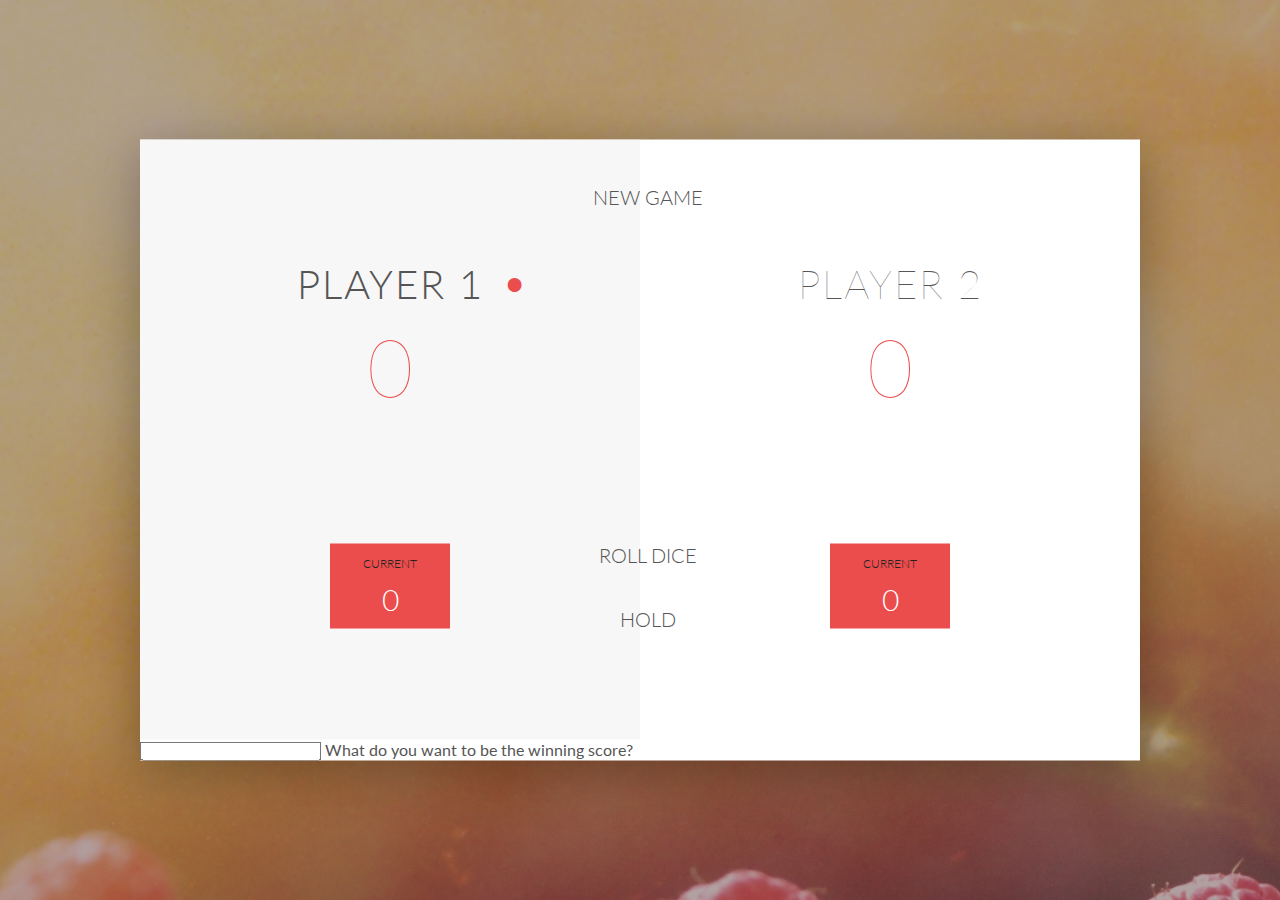
<file: dice-game/index.html>
<!DOCTYPE html>
<html lang="en">
    <head>
        <meta charset="UTF-8">
        <link href="https://fonts.googleapis.com/css?family=Lato:100,300,600" rel="stylesheet" type="text/css">
        <link href="http://code.ionicframework.com/ionicons/2.0.1/css/ionicons.min.css" rel="stylesheet" type="text/css">
        <link type="text/css" rel="stylesheet" href="style.css">

        <title>Pig Game</title>
    </head>

    <body>
        <div class="wrapper clearfix">
            <div class="player-0-panel active">
                <div class="player-name" id="name-0">Player 1</div>
                <div class="player-score" id="score-0">43</div>
                <div class="player-current-box">
                    <div class="player-current-label">Current</div>
                    <div class="player-current-score" id="current-0">11</div>
                </div>
            </div>

            <div class="player-1-panel">
                <div class="player-name" id="name-1">Player 2</div>
                <div class="player-score" id="score-1">72</div>
                <div class="player-current-box">
                    <div class="player-current-label">Current</div>
                    <div class="player-current-score" id="current-1">0</div>
                </div>
            </div>
            <strong><input id="number" type="number" list="defaultNum">
              <datalist id="defaultNum">
                <option value="2">
                <option value="5">
                <option value="10">
                <option value="15">
                <option value="20">
                </datalist>
            <label for="number">What do you want to be the winning score?</label></strong>


            <button class="btn-new"><i class="ion-ios-plus-outline"></i>New game</button>
            <button class="btn-roll"><i class="ion-ios-loop"></i>Roll dice</button>
            <button class="btn-hold"><i class="ion-ios-download-outline"></i>Hold</button>

            <img src="dice-5.png" alt="Dice" class="dice">
            <img src="dice-5.png" alt="DiceTwo" class="diceTwo">

        </div>

        <script src="app.js"></script>
    </body>
</html>
</file>
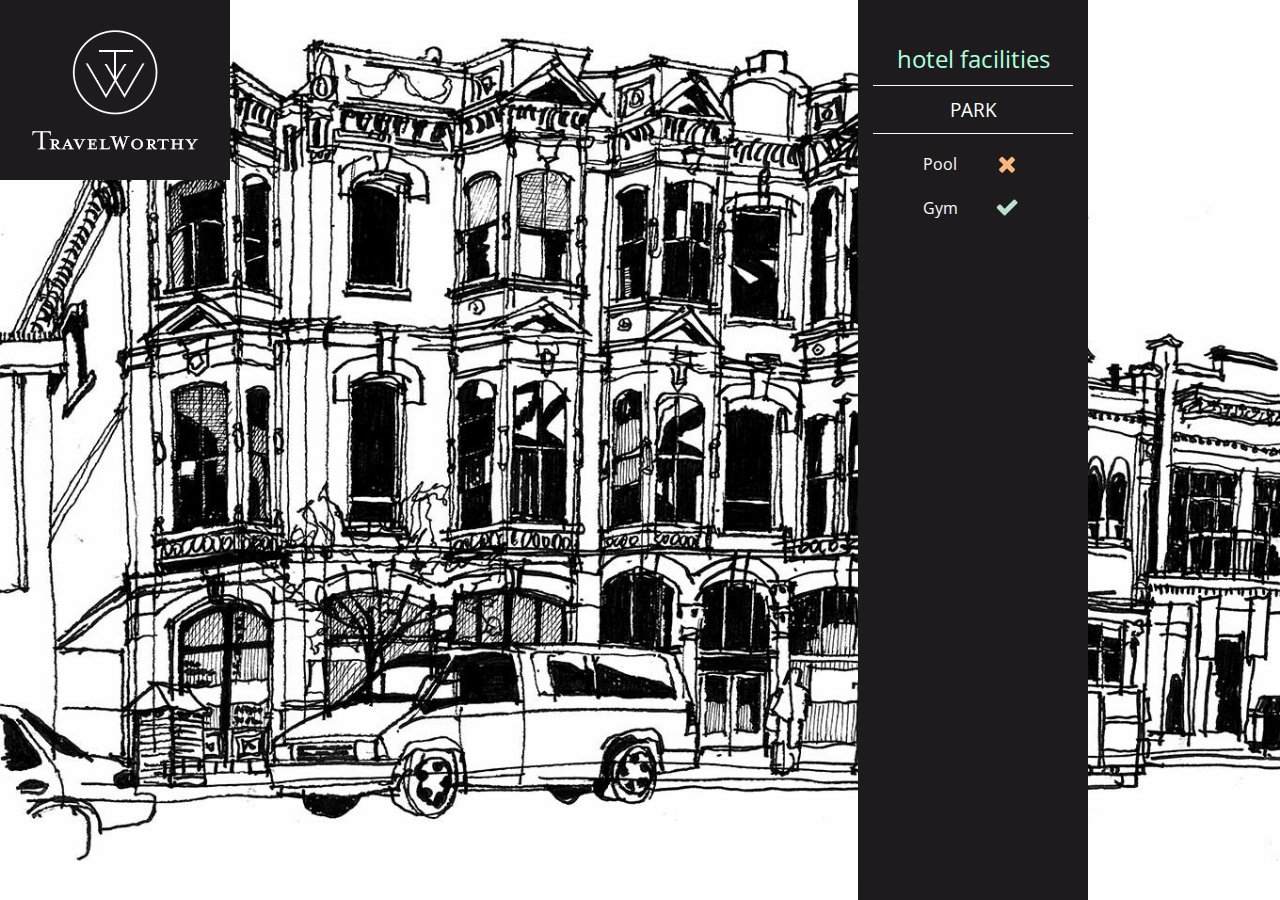
<file: hotel-page/adding-and-removing-properties.html>
<!DOCTYPE html>
<html>
  <head>
    <title>JavaScript &amp; jQuery - Chapter 3: Functions, Methods &amp; Objects - Adding properties</title>
    <link rel="stylesheet" href="css/c03.css" />
  </head>
  <body>
    <h1>TravelWorthy</h1>
    <div id="info">
      <h2>hotel facilities</h2>
      <div id="hotelName"></div>
      <div>
        <p id="pool">Pool</p>
        <p id="gym">Gym</p>
      </div>
    </div>
    <script src="js/adding-and-removing-properties.js"></script>
  </body>
</html>
</file>
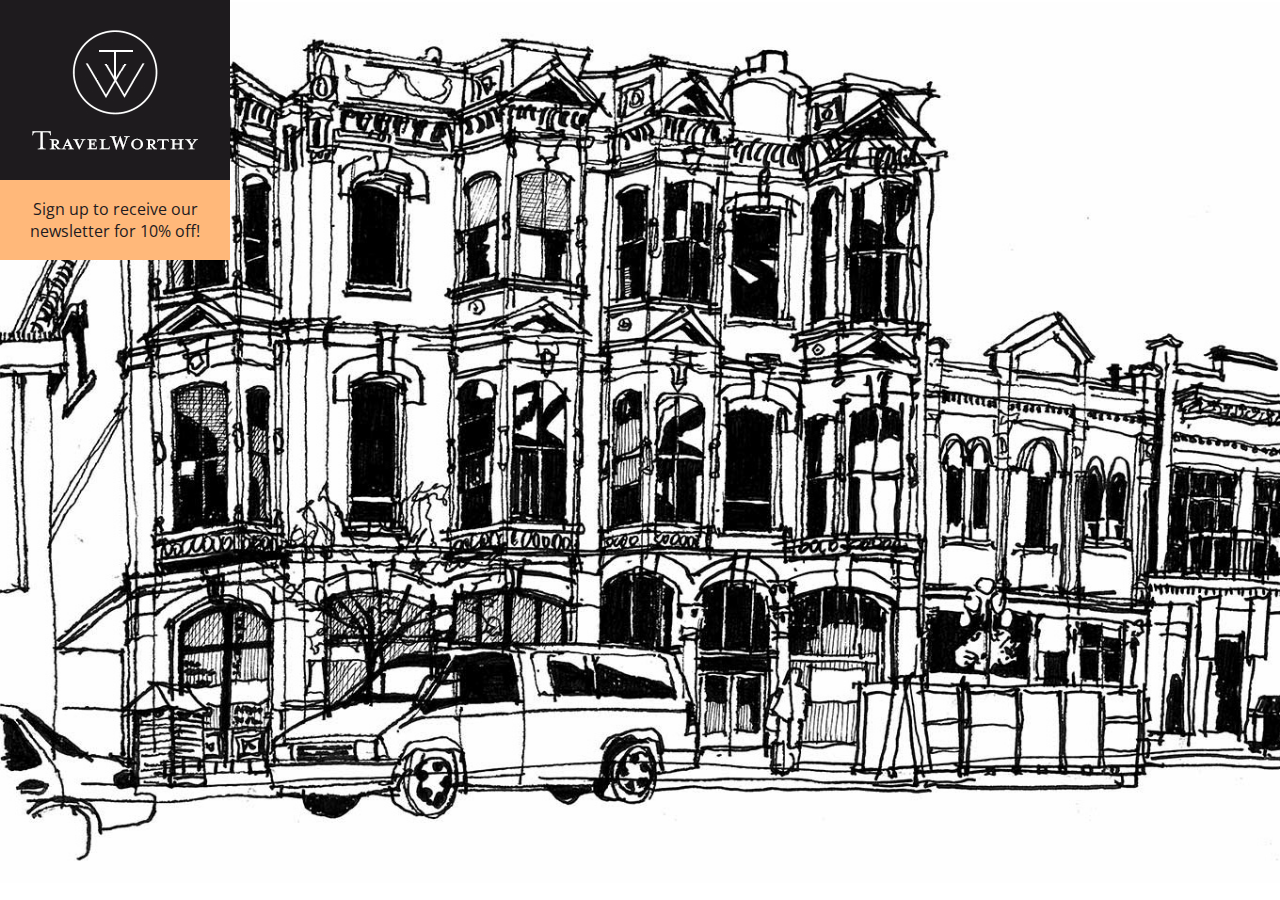
<file: hotel-page/basic-function.html>
<!DOCTYPE html>
<html>
  <head>
    <title>Basic Function</title>
    <link rel="stylesheet" href="css/c03.css" />
  </head>
  <body>
    <h1>TravelWorthy</h1>
    <div id="message">Welcome to our site!</div>
    <script src="js/basic-function.js"></script>
  </body>
</html>
</file>
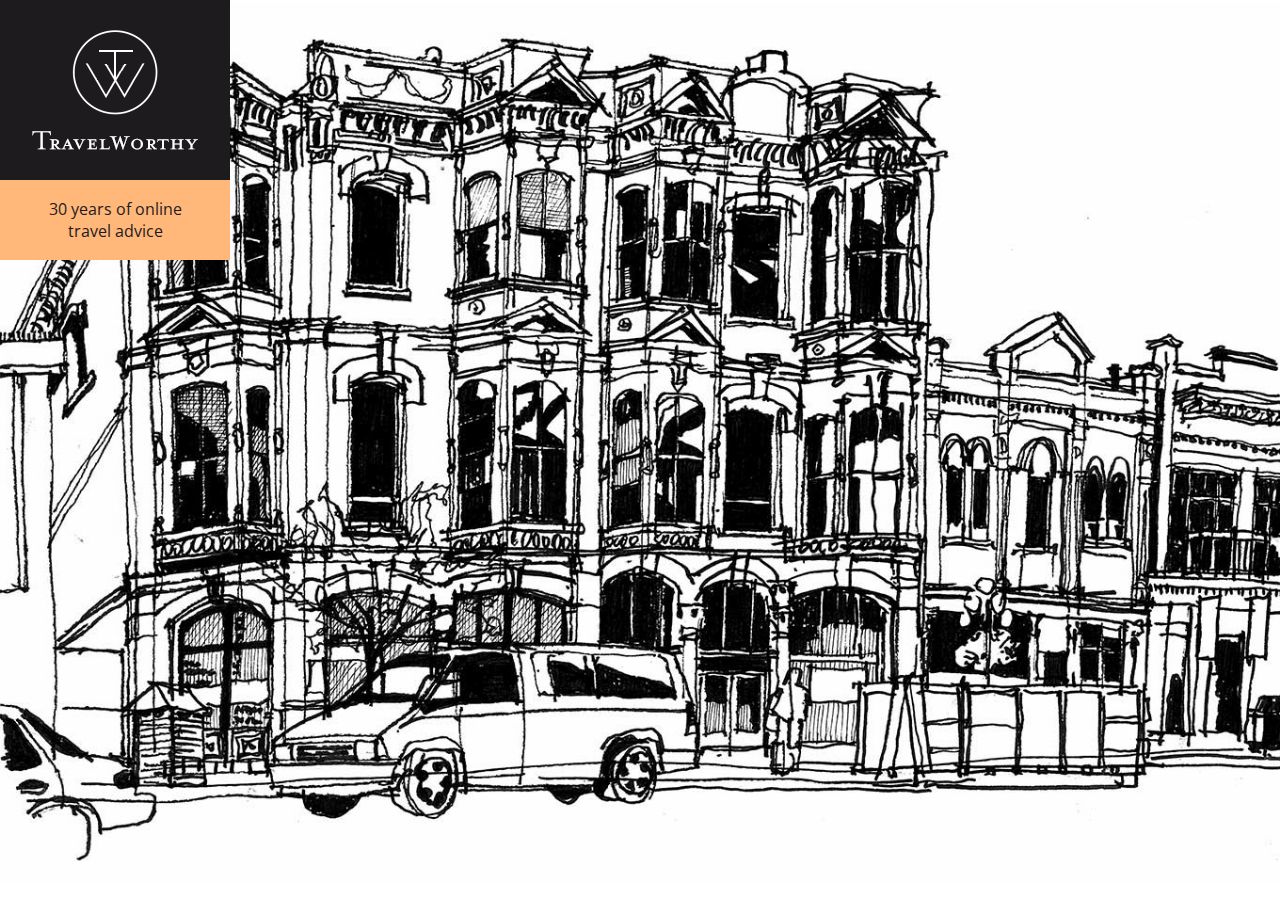
<file: hotel-page/date-object-difference.html>
<!DOCTYPE html>
<html>
  <head>
    <title>JavaScript &amp; jQuery - Chapter 3: Functions, Methods &amp; Objects - Date Object Difference</title>
    <link rel="stylesheet" href="css/c03.css" />
  </head>
  <body>
    <h1>TravelWorthy</h1>
    <div id="message">Established 1945</div>
    <script src="js/date-object-difference.js"></script>
  </body>
</html>
</file>
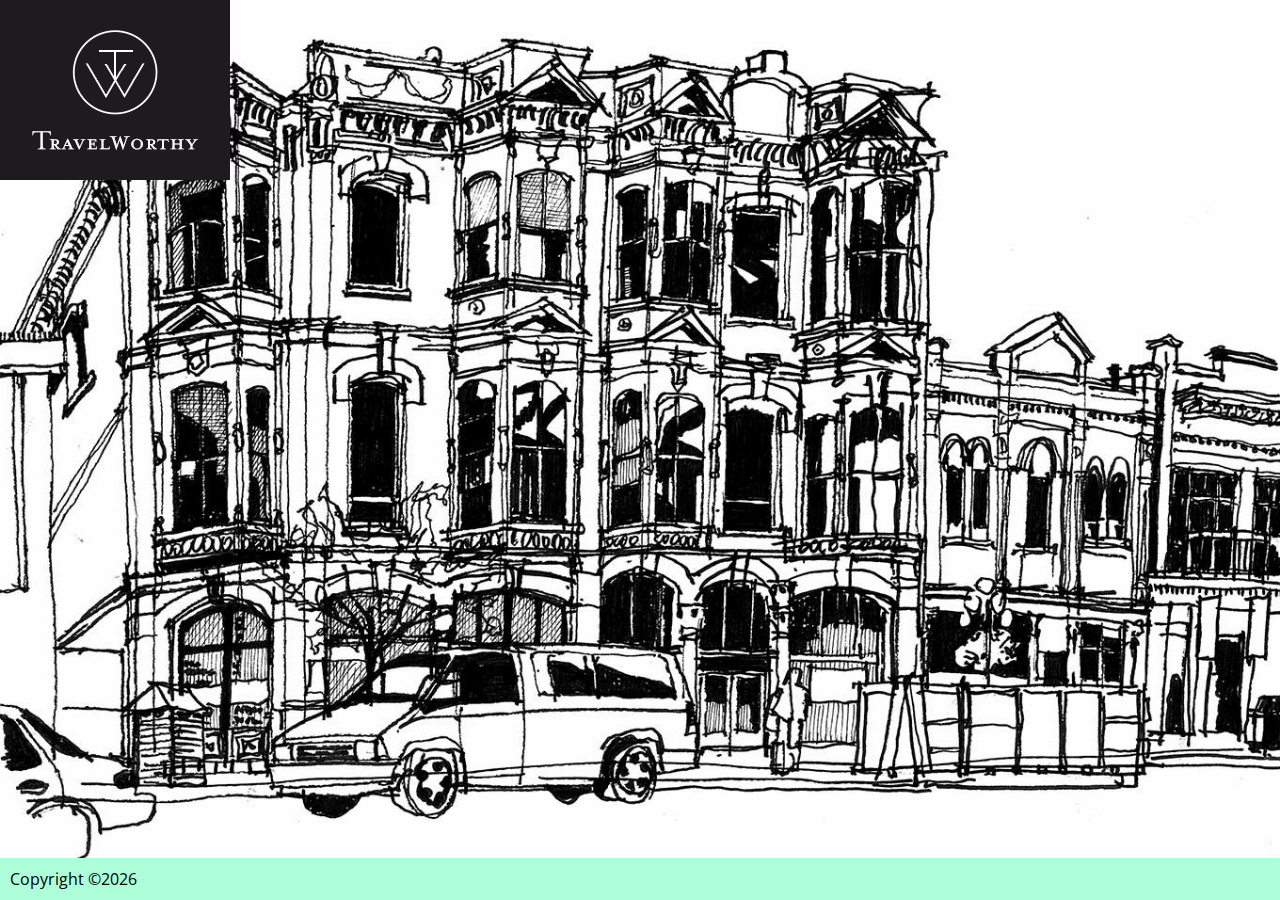
<file: hotel-page/date-object.html>
<!DOCTYPE html>
<html>
  <head>
    <title>JavaScript &amp; jQuery - Chapter 3: Functions, Methods &amp; Objects - Date Object</title>
    <link rel="stylesheet" href="css/c03.css" />
  </head>
  <body>
    <h1>TravelWorthy</h1>
    <div id="footer"></div>
    <script src="js/date-object.js"></script>
  </body>
</html>
</file>
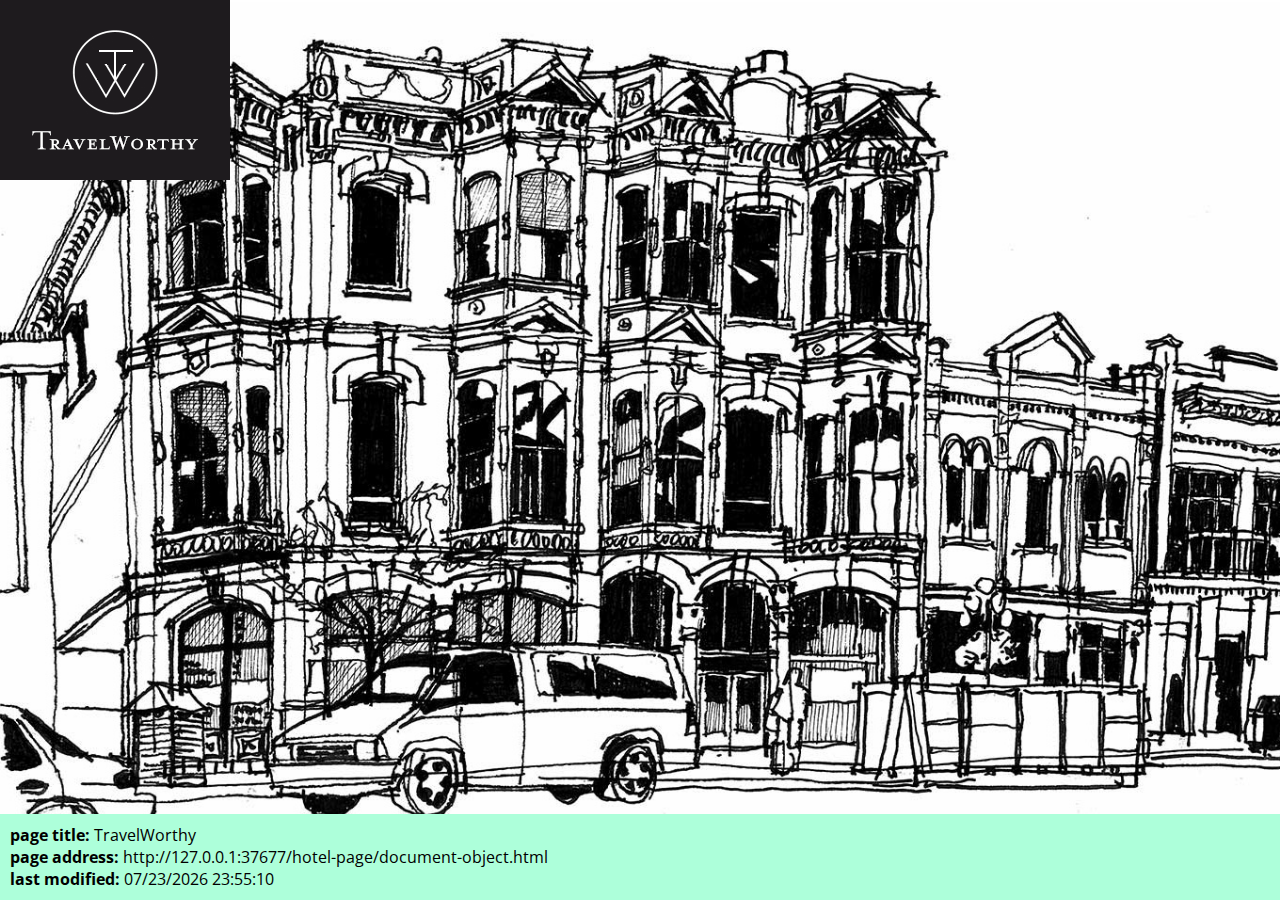
<file: hotel-page/document-object.html>
<!DOCTYPE html>
<html>
  <head>
    <title>TravelWorthy</title>
    <link rel="stylesheet" href="css/c03.css" />
  </head>
  <body>
    <h1>TravelWorthy</h1>
    <div id="footer"></div>
    <script src="js/document-object.js"></script>
  </body>
</html>
</file>
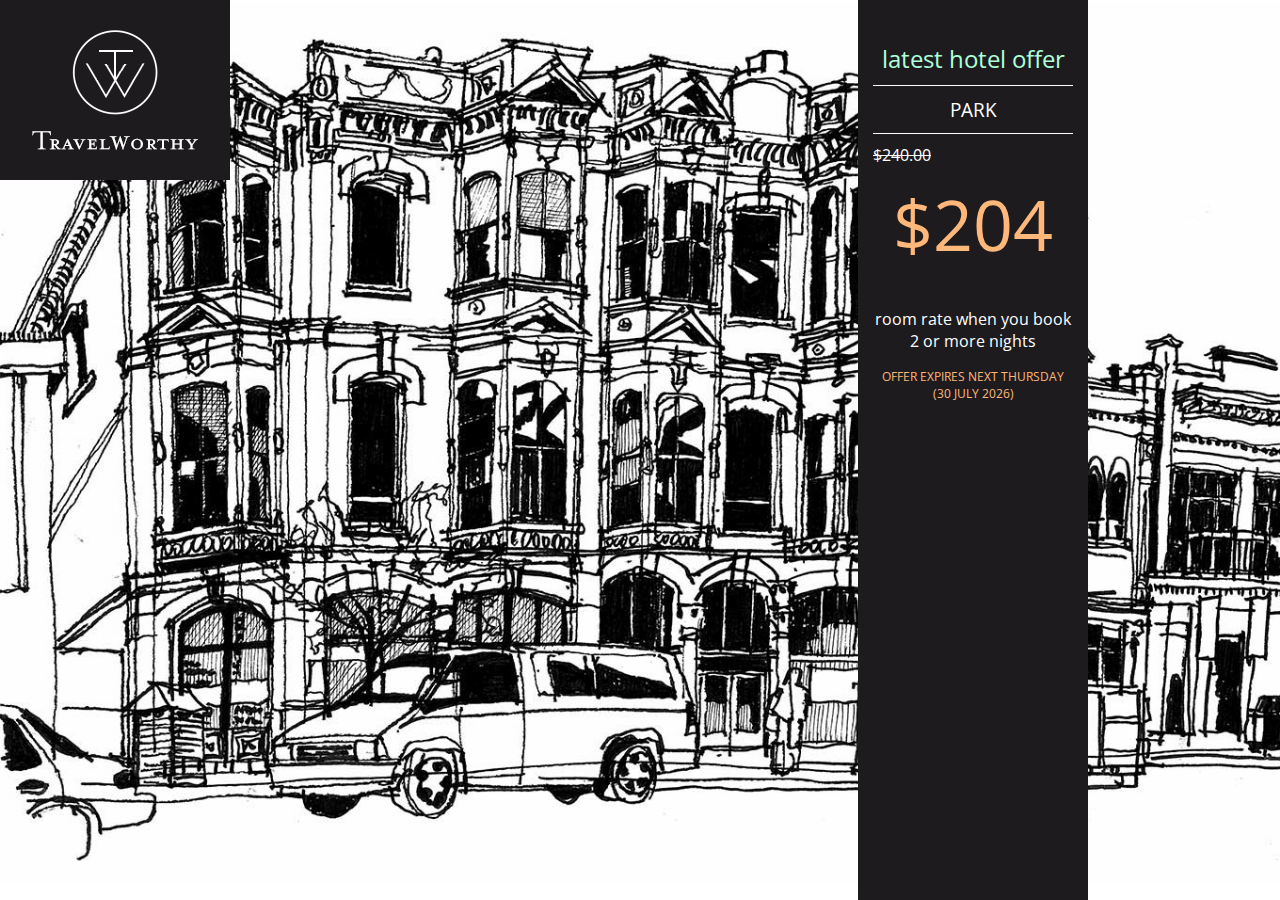
<file: hotel-page/example.html>
<!DOCTYPE html>
<html>
  <head>
    <title>JavaScript &amp; jQuery - Chapter 3: Functions, Methods &amp; Objects - Example</title>
    <link rel="stylesheet" href="css/c03.css" />
  </head>
  <body>
    <h1>TravelWorthy</h1>
    <div id="info">
      <h2>latest hotel offer</h2>
      <div id="hotelName"></div>
      <div id="roomRate"></div>
      <div id="specialRate"></div>
      <p>room rate when you book 2 or more nights</p>
      <div id="offerEnds"></div>
    </div>
    <script src="js/example.js"></script>
  </body>
</html>
</file>
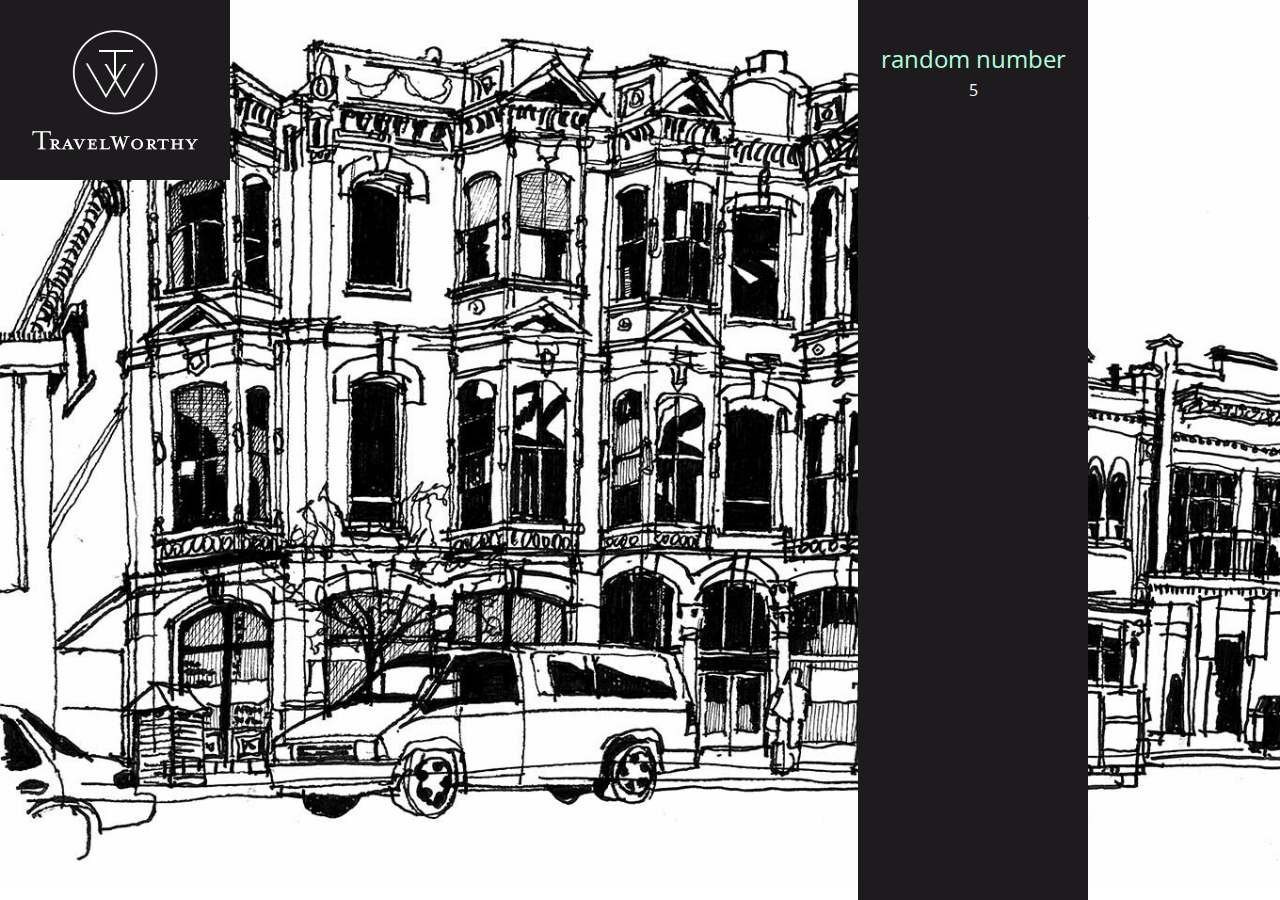
<file: hotel-page/math-object.html>
<!DOCTYPE html>
<html>
  <head>
    <title>JavaScript &amp; jQuery - Chapter 3: Functions, Methods &amp; Objects - Math Object</title>
    <link rel="stylesheet" href="css/c03.css" />
  </head>
  <body>
    <h1>TravelWorthy</h1>
    <div id="info"></div>
    <script src="js/math-object.js"></script>
  </body>
</html>
</file>
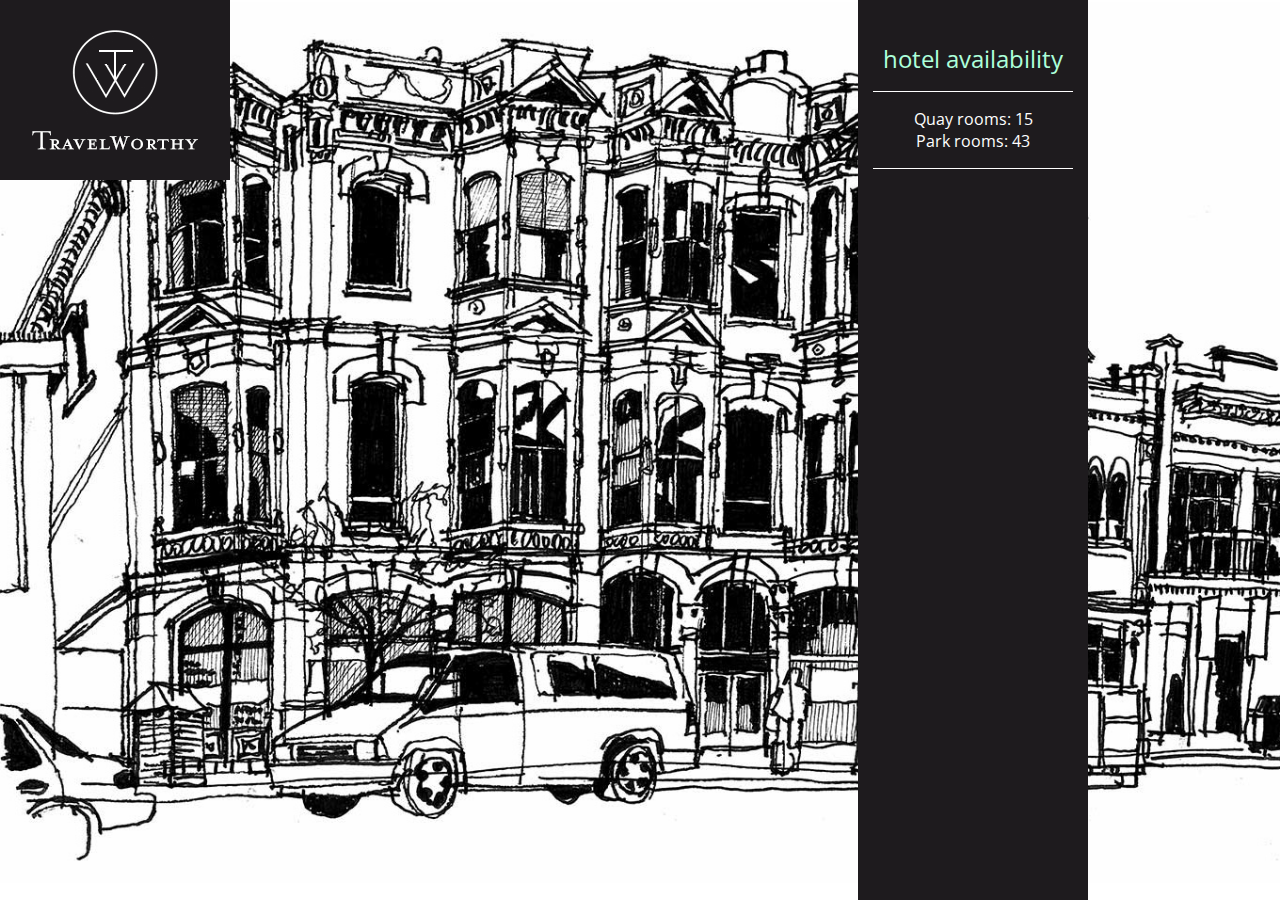
<file: hotel-page/multiple-objects.html>
<!DOCTYPE html>
<html>
  <head>
    <title>JavaScript &amp; jQuery - Chapter 3: Functions, Methods &amp; Objects - Object Constructor</title>
    <link rel="stylesheet" href="css/c03.css" />
  </head>
  <body>
    <h1>TravelWorthy</h1>
    <div id="info">
      <h2>hotel availability</h2>
      <div id="hotel1"></div>
      <div id="hotel2"></div>
    </div>
    <script src="js/multiple-objects.js"></script>
  </body>
</html>
</file>
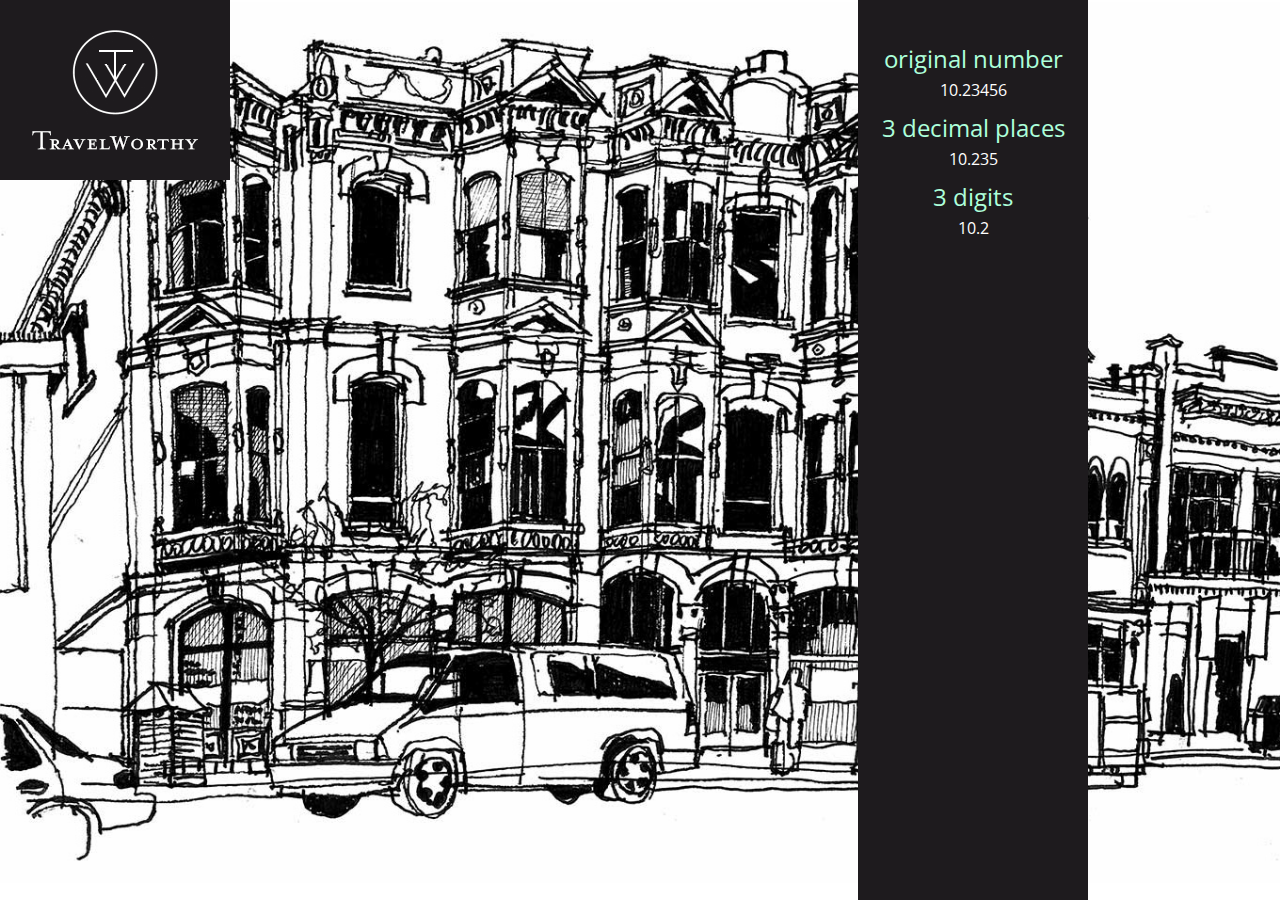
<file: hotel-page/number-object.html>
<!DOCTYPE html>
<html>
  <head>
    <title>JavaScript &amp; jQuery - Chapter 3: Functions, Methods &amp; Objects - Number Object</title>
    <link rel="stylesheet" href="css/c03.css" />
  </head>
  <body>
    <h1>TravelWorthy</h1>
    <div id="info"></div>
    <script src="js/number-object.js"></script>
  </body>
</html>
</file>
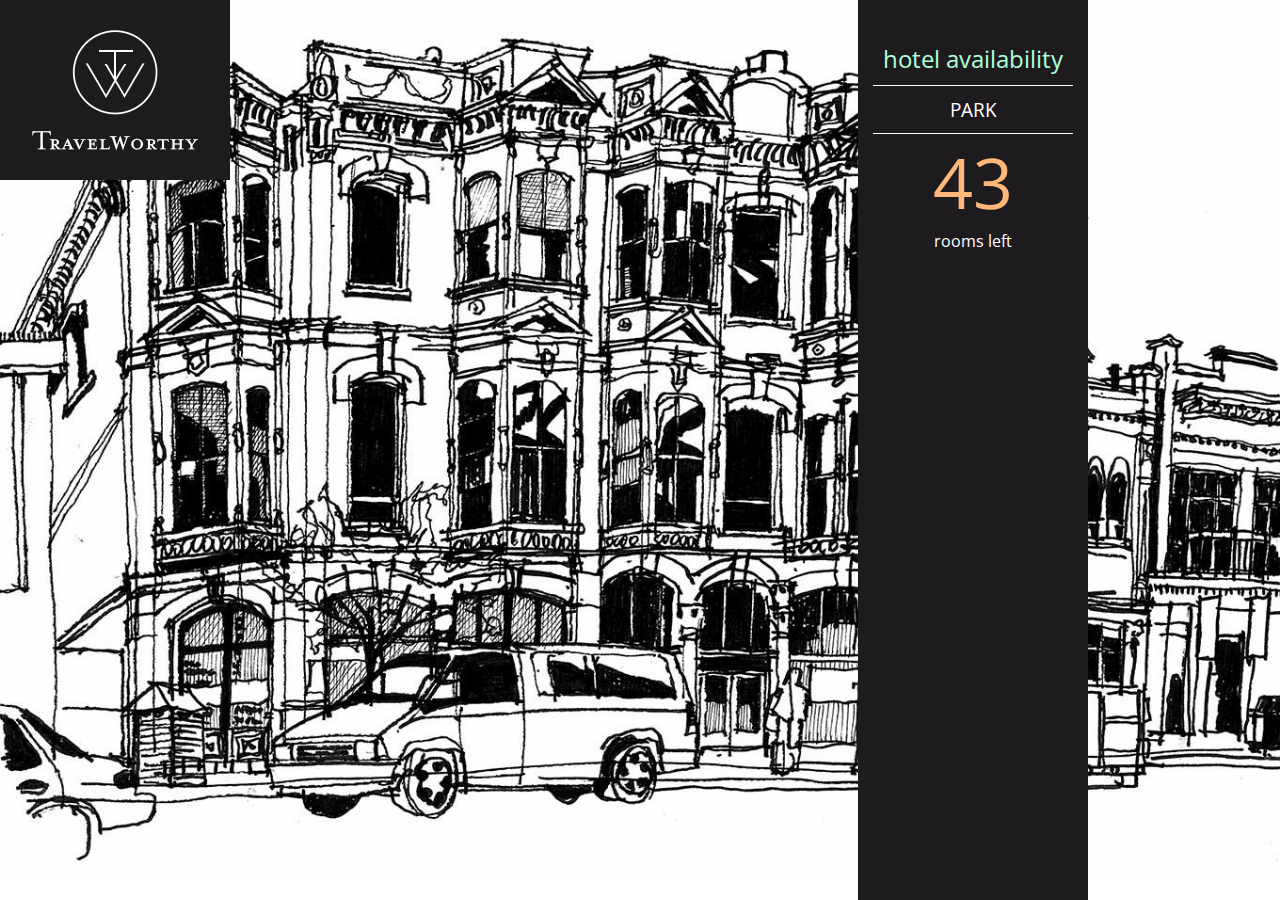
<file: hotel-page/object-constructor.html>
<!DOCTYPE html>
<html>
  <head>
    <title>JavaScript &amp; jQuery - Chapter 3: Functions, Methods &amp; Objects - Object Constructor</title>
    <link rel="stylesheet" href="css/c03.css" />
  </head>
  <body>
    <h1>TravelWorthy</h1>
    <div id="info">
      <h2>hotel availability</h2>
      <div id="hotelName"></div>
      <div id="availability">
        <p id="rooms"></p>
        <p>rooms left</p>
      </div>
    </div>
    <script src="js/object-constructor.js"></script>
  </body>
</html>
</file>
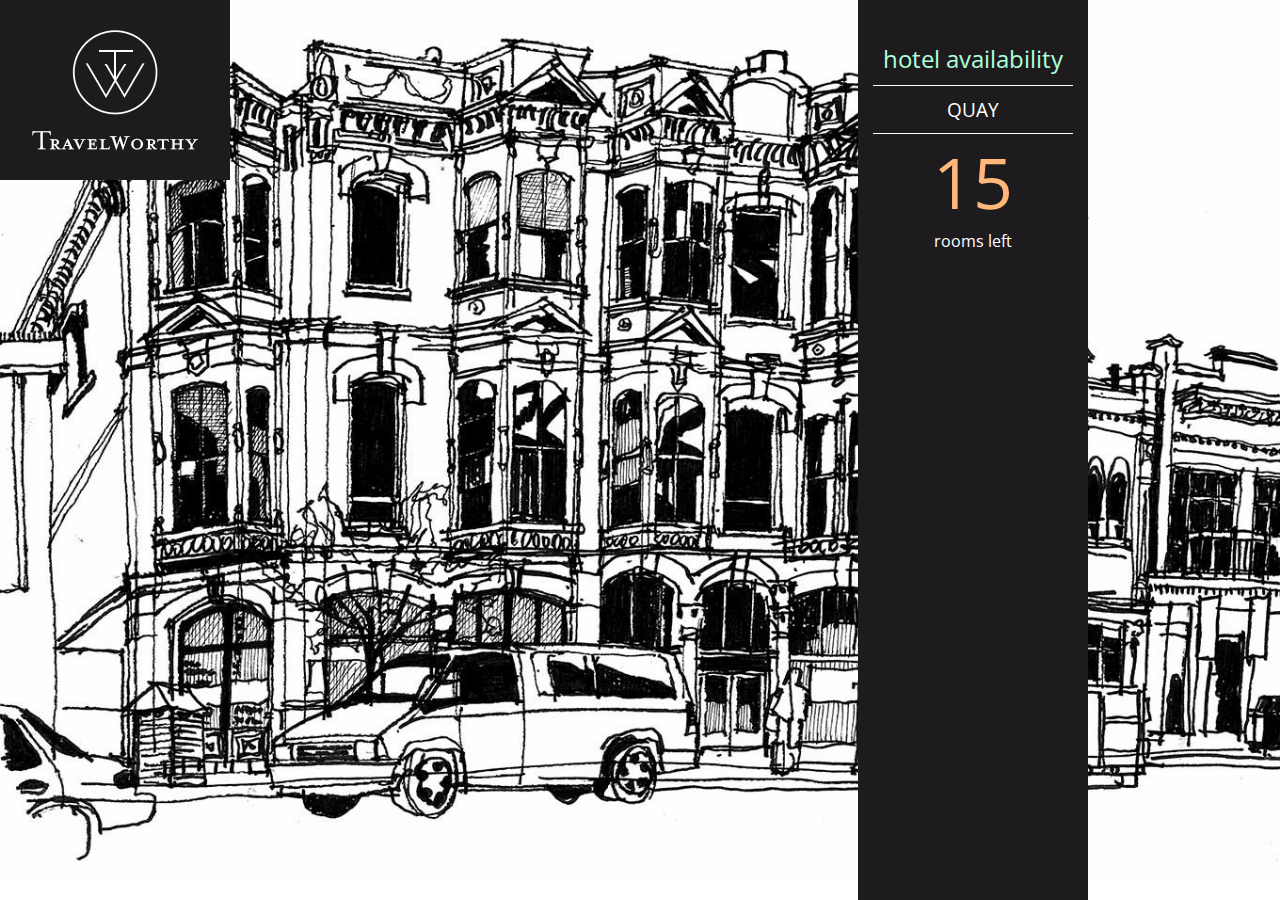
<file: hotel-page/object-literal.html>
<!DOCTYPE html>
<html>
  <head>
    <title>JavaScript &amp; jQuery - Chapter 3: Functions, Methods &amp; Objects - Object Literal</title>
    <link rel="stylesheet" href="css/c03.css" />
  </head>
  <body>
    <h1>TravelWorthy</h1>
    <div id="info">
      <h2>hotel availability</h2>
      <div id="hotelName"></div>
      <div id="availability">
        <p id="rooms"></p>
        <p>rooms left</p>
      </div>
    </div>
    <script src="js/object-literal.js"></script>
  </body>
</html>
</file>
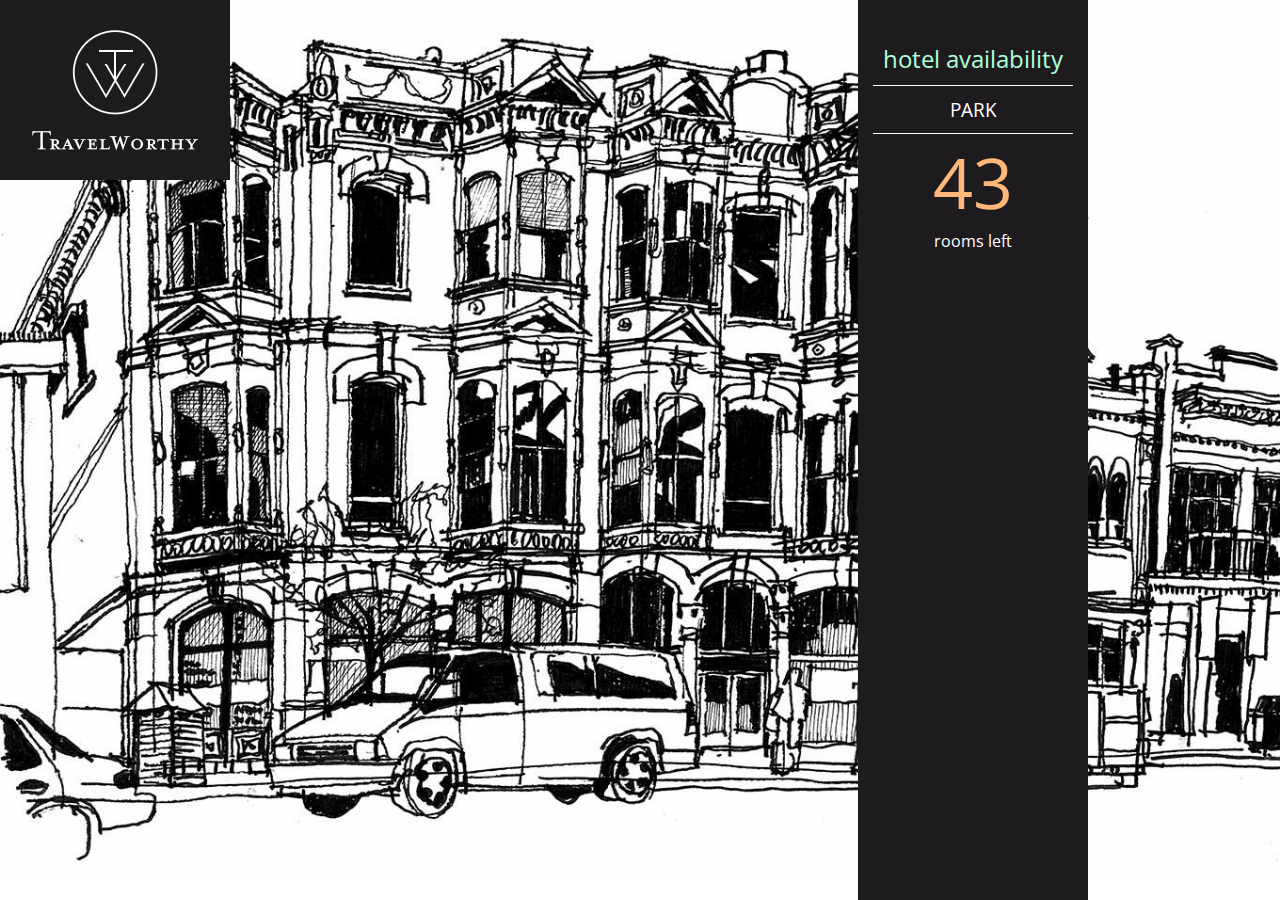
<file: hotel-page/object-literal2.html>
<!DOCTYPE html>
<html>
  <head>
    <title>JavaScript &amp; jQuery - Chapter 3: Functions, Methods &amp; Objects - Object Literal 2</title>
    <link rel="stylesheet" href="css/c03.css" />
  </head>
  <body>
    <h1>TravelWorthy</h1>
    <div id="info">
      <h2>hotel availability</h2>
      <div id="hotelName"></div>
      <div id="availability">
        <p id="rooms"></p>
        <p>rooms left</p>
      </div>
    </div>
    <script src="js/object-literal2.js"></script>
  </body>
</html>
</file>
<file: dice-game/style.css>
/**********************************************
*** GENERAL
**********************************************/

* {
    margin: 0;
    padding: 0;
    box-sizing: border-box;

}

.clearfix::after {
    content: "";
    display: table;
    clear: both;
}

body {
    background-image: linear-gradient(rgba(62, 20, 20, 0.4), rgba(62, 20, 20, 0.4)), url(back.jpg);
    background-size: cover;
    background-position: center;
    font-family: Lato;
    font-weight: 300;
    position: relative;
    height: 100vh;
    color: #555;
}

.wrapper {
    width: 1000px;
    position: absolute;
    top: 50%;
    left: 50%;
    transform: translate(-50%, -50%);
    background-color: #fff;
    box-shadow: 0px 10px 50px rgba(0, 0, 0, 0.3);
    overflow: hidden;
}

.player-0-panel,
.player-1-panel {
    width: 50%;
    float: left;
    height: 600px;
    padding: 100px;
}



/**********************************************
*** PLAYERS
**********************************************/

.player-name {
    font-size: 40px;
    text-align: center;
    text-transform: uppercase;
    letter-spacing: 2px;
    font-weight: 100;
    margin-top: 20px;
    margin-bottom: 10px;
    position: relative;
}

.player-score {
    text-align: center;
    font-size: 80px;
    font-weight: 100;
    color: #EB4D4D;
    margin-bottom: 130px;
}

.active { background-color: #f7f7f7; }
.active .player-name { font-weight: 300; }

.active .player-name::after {
    content: "\2022";
    font-size: 47px;
    position: absolute;
    color: #EB4D4D;
    top: -7px;
    right: 10px;

}

.player-current-box {
    background-color: #EB4D4D;
    color: #fff;
    width: 40%;
    margin: 0 auto;
    padding: 12px;
    text-align: center;
}

.player-current-label {
    text-transform: uppercase;
    margin-bottom: 10px;
    font-size: 12px;
    color: #222;
}

.player-current-score {
    font-size: 30px;
}

button {
    position: absolute;
    width: 200px;
    left: 50%;
    transform: translateX(-50%);
    color: #555;
    background: none;
    border: none;
    font-family: Lato;
    font-size: 20px;
    text-transform: uppercase;
    cursor: pointer;
    font-weight: 300;
    transition: background-color 0.3s, color 0.3s;
}

button:hover { font-weight: 600; }
button:hover i { margin-right: 20px; }

button:focus {
    outline: none;
}

i {
    color: #EB4D4D;
    display: inline-block;
    margin-right: 15px;
    font-size: 32px;
    line-height: 1;
    vertical-align: text-top;
    margin-top: -4px;
    transition: margin 0.3s;
}

.btn-new { top: 45px;}
.btn-roll { top: 403px;}
.btn-hold { top: 467px;}

.dice {
    position: absolute;
    left: 40%;
    top: 178px;
    transform: translateX(-50%);
    height: 100px;
    box-shadow: 0px 10px 60px rgba(0, 0, 0, 0.10);
}

.diceTwo {
    position: absolute;
    left: 55%;
    top: 178px;
    transform: translateX(-50%);
    height: 100px;
    box-shadow: 0px 10px 60px rgba(0, 0, 0, 0.10);
}

.winner { background-color: #f7f7f7; }
.winner .player-name { font-weight: 300; color: #EB4D4D; }
</file>
<file: hotel-page/css/c03.css>
/* JavaScript & jQuery - Chapter 3: Functions, Methods & Programming */
/* The book used a font called Eau Sans - the download examples use Open Sans */

@import url(http://fonts.googleapis.com/css?family=Open+Sans);

body {
  background-color: #fff;
  background: url("../images/travelworthy-backdrop.jpg") no-repeat center center fixed;
  -webkit-background-size: cover;
  -moz-background-size: cover;
  -o-background-size: cover;
  background-size: cover;
  margin: 0;
  font-family: 'Open Sans', sans-serif;}

h1 {
  background: #1e1b1e url("../images/travelworthy-logo.gif") no-repeat;
  width: 230px;
  height: 180px;
  float: left;
  text-indent: 100%;
  white-space: nowrap;
  overflow: hidden;
  margin: 0;}

h2 {
  margin: 1.75em 0 0 0;
  color: #adffda; 
  font-weight: normal;}

h2 + p {
  margin: 0.25em 0 0 0;}
p + p {
  margin: 0;}
p + h2 {
  margin: 10px 0 0 0;}

/* message under the logo */

#message {
  float: left;
  clear: left;
  background-color: #ffb87a;
  color: #1e1b1e;
  width:170px;
  padding: 18px 30px;
  text-align: center;}

/* black bar across the right hand side of the page */

#info {
  background-color: #1e1b1e;
  color: #fff;
  width: 200px;
  padding: 0 15px;
  text-align: center;
  min-height: 100%;
  position: absolute;
  top: 0;
  right: 15%;}

/* details in the black bar */

#hotelName {
  text-transform: uppercase;
  text-align: center; 
  font-size: 120%;
  margin-top: 10px;
  border-top: 1px solid #fff;
  border-bottom: 1px solid #fff; 
  padding: 10px 0;}

#hotel1 {
  margin-top: 1em; 
  border-top: 1px solid #fff; 
  padding-top: 1em;} 
#hotel2 {
  border-bottom: 1px solid #fff; 
  padding-bottom: 1em;}

#rooms {
  font-size: 440%;
  color: #ffb87a;
  display: inline-block;
  margin: 0;}

#roomRate{
  text-decoration: line-through;
  display: inline-block;
  float: left;
  padding-top: 10px;}

#specialRate {  
  font-size: 440%;
  color: #ffb87a;
  display: inline-block;
  padding: 10px 0 20px 0;
  margin: 0;}

#offerEnds {
  text-transform: uppercase;
  color: #ffb87a;
  font-size: 75%;}

.true, .false {
  padding: 0 50px 0 50px;
  line-height: 28px;
  text-align: left;
  background-image: url("../images/check-cross.png");
  background-position: 120px 0;
  background-repeat: no-repeat;}

.false {
  background-position: 120px -28px;}

/* footer */

#footer {
  position: absolute;
  bottom: 0;
  left: 0;
  width: 100%;
  background-color: #adffda;}

#footer p {
  padding: 10px;
  margin: 0;}

.data {
  padding: 10px;}
</file>
